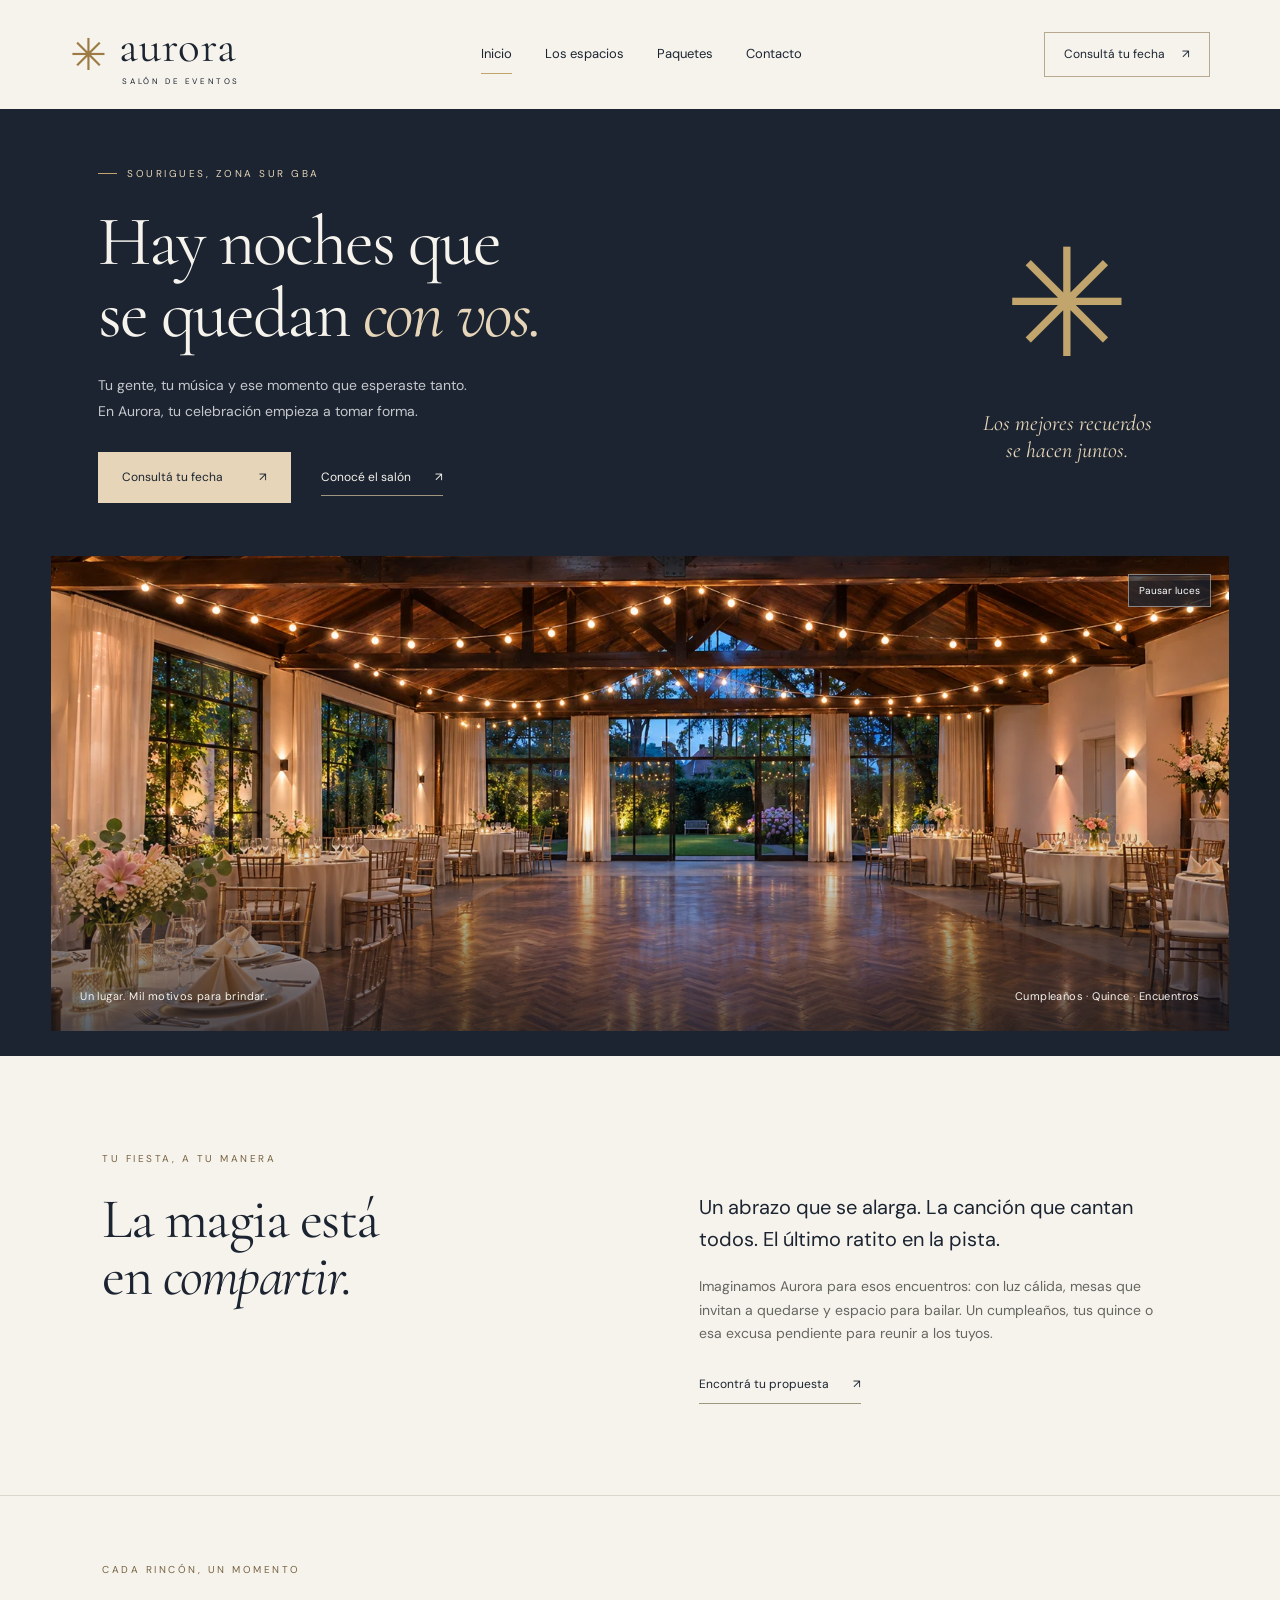
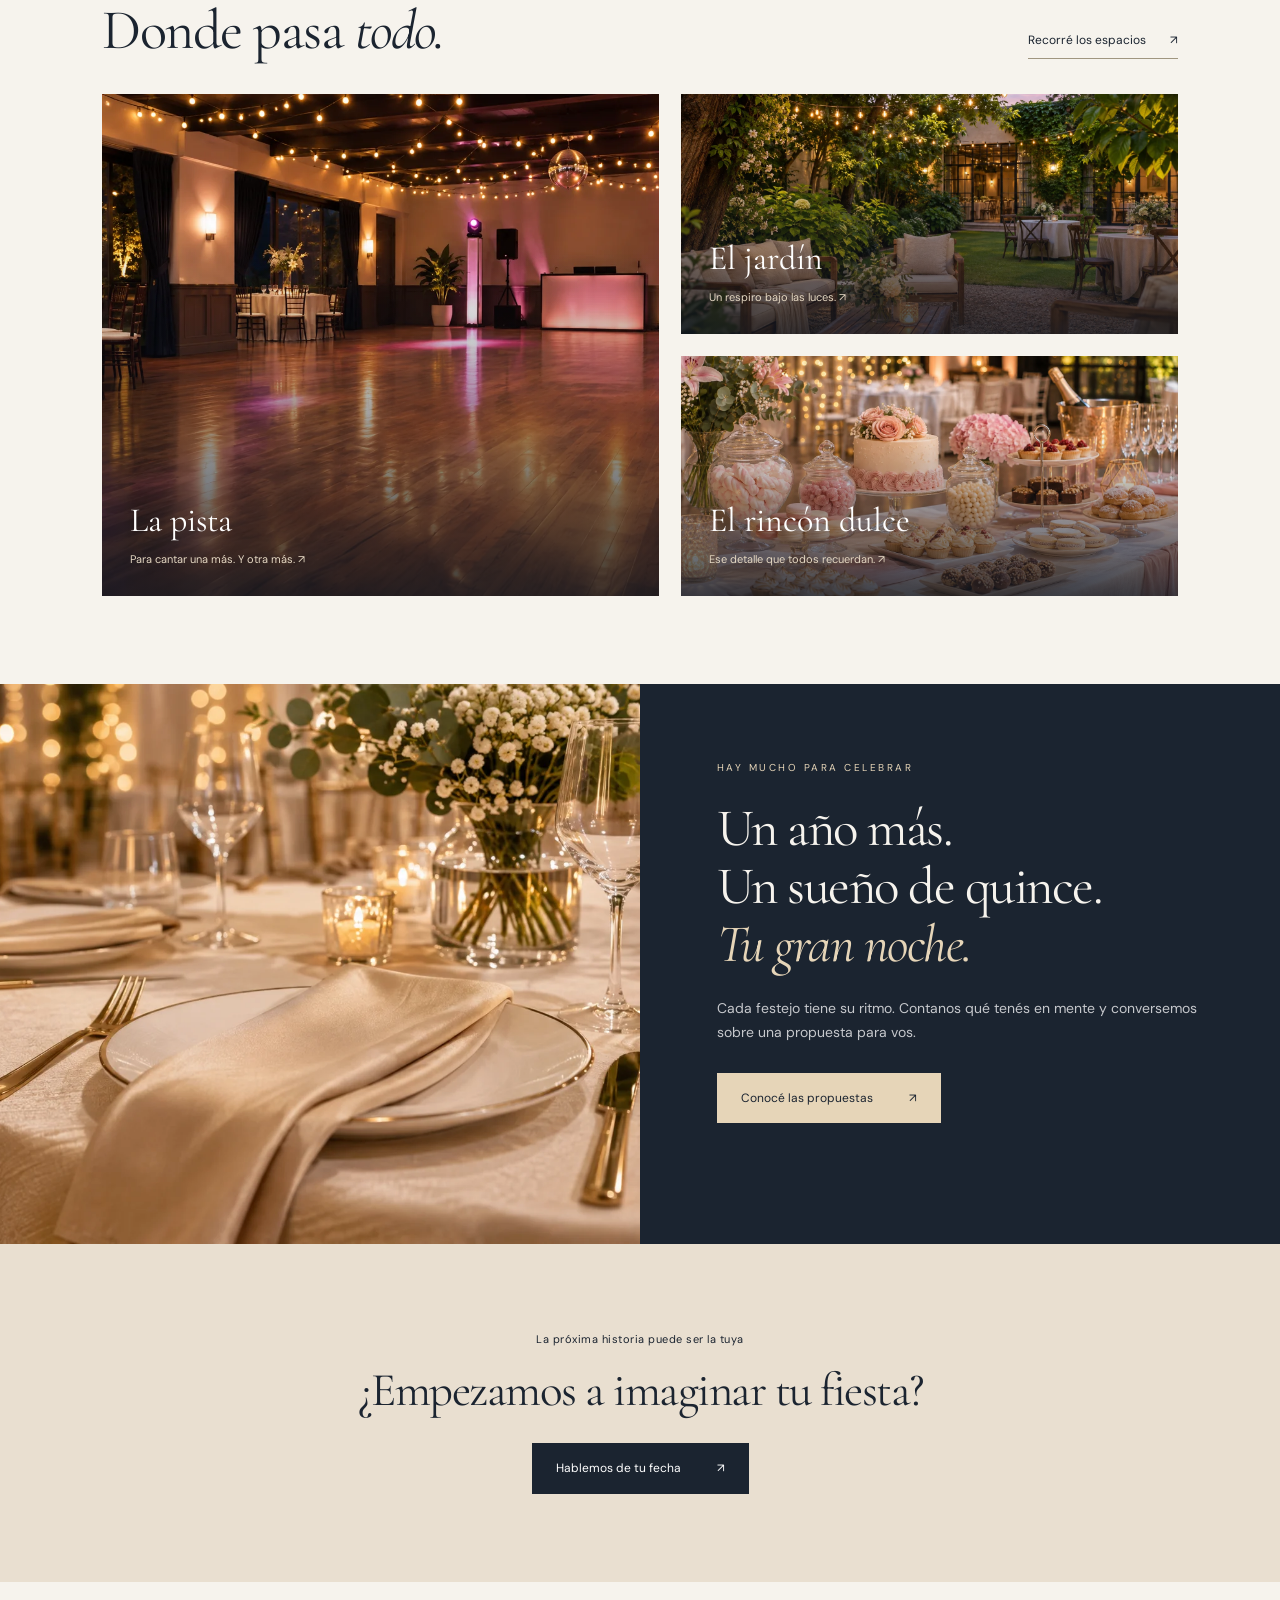
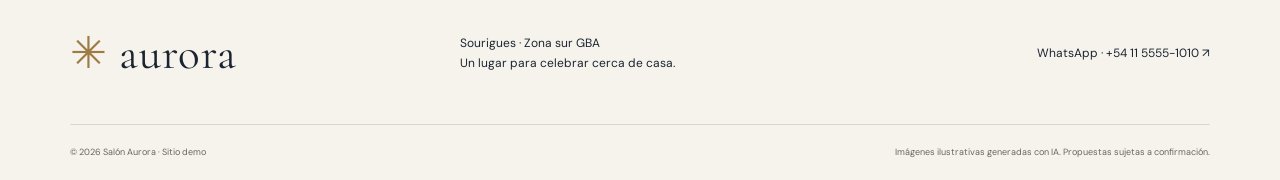
<file: index.html>
<!doctype html><html lang="es-AR"><head><meta charset="utf-8"><meta name="viewport" content="width=device-width,initial-scale=1"><meta name="robots" content="noindex,nofollow"><meta name="description" content="Salón Aurora: una propuesta demo para celebrar cumpleaños y quince en Sourigues, zona sur GBA. Conocé los espacios y consultá tu fecha."><meta property="og:title" content="Un lugar para tu gran noche · Salón Aurora"><meta property="og:description" content="Un lugar para encontrarnos, una noche para recordar. Demo en Sourigues."><meta property="og:type" content="website"><meta property="og:image" content="assets/hero-salon.png"><title>Un lugar para tu gran noche · Salón Aurora</title><link rel="icon" href="assets/favicon.svg"><link rel="stylesheet" href="styles.css"><script src="app.js" defer></script></head><body><a class="skip" href="#contenido">Ir al contenido</a><header class="header"><a class="brand" href="index.html" aria-label="Salón Aurora, inicio"><span class="brand-sun" aria-hidden="true">✳</span><span><span class="brand-name">aurora</span><span class="brand-sub">SALÓN DE EVENTOS</span></span></a><button class="menu-toggle" aria-expanded="false" aria-controls="nav">Menú <span aria-hidden="true">☰</span></button><nav id="nav" aria-label="Navegación principal"><a href="index.html" aria-current=page>Inicio</a><a href="espacios.html" >Los espacios</a><a href="paquetes.html" >Paquetes</a><a href="contacto.html" >Contacto</a></nav><a class="header-cta" href="contacto.html">Consultá tu fecha <span aria-hidden="true">↗</span></a></header><main id="contenido"><section class="hero"><div class="hero-top"><div class="hero-copy"><p class="eyebrow"><span></span> Sourigues, zona sur GBA</p><h1>Hay noches que<br>se quedan <em>con vos.</em></h1><p>Tu gente, tu música y ese momento que esperaste tanto.<br class="desktop"> En Aurora, tu celebración empieza a tomar forma.</p><div class="actions"><a class="button " href="contacto.html">Consultá tu fecha<span aria-hidden="true">↗</span></a><a class="text-link" href="espacios.html">Conocé el salón <span aria-hidden="true">↗</span></a></div></div><div class="hero-aside"><div class="sun-drawing" aria-hidden="true">✳</div><p>Los mejores recuerdos<br>se hacen juntos.</p></div></div><div class="hero-photo"><picture><source srcset="assets/hero-salon.webp" type="image/webp"><img class="" src="assets/hero-salon.png" alt="Salón ilustrativo con mesas de lino, piso de madera y guirnaldas de luces cálidas" width="1536" height="1024" fetchpriority=high></picture><div class="photo-note"><span>Un lugar. Mil motivos para brindar.</span><span>Cumpleaños · Quince · Encuentros</span></div><div class="bokeh" aria-hidden="true"><i></i><i></i><i></i><i></i></div><button class="motion-toggle" aria-pressed="false">Pausar luces</button></div></section><section class="intro section"><p class="eyebrow dark">Tu fiesta, a tu manera</p><div class="intro-grid"><h2>La magia está<br>en <em>compartir.</em></h2><div><p class="lead">Un abrazo que se alarga. La canción que cantan todos. El último ratito en la pista.</p><p>Imaginamos Aurora para esos encuentros: con luz cálida, mesas que invitan a quedarse y espacio para bailar. Un cumpleaños, tus quince o esa excusa pendiente para reunir a los tuyos.</p><a class="text-link" href="paquetes.html">Encontrá tu propuesta <span aria-hidden="true">↗</span></a></div></div></section><section class="spaces section"><div class="section-heading"><div><p class="eyebrow dark">Cada rincón, un momento</p><h2>Donde pasa <em>todo.</em></h2></div><a class="text-link" href="espacios.html">Recorré los espacios <span aria-hidden="true">↗</span></a></div><div class="photo-grid"><a class="photo-card tall" href="espacios.html#pista"><picture><source srcset="assets/pista.webp" type="image/webp"><img class="" src="assets/pista.png" alt="Pista de madera iluminada para una noche de baile" width="1536" height="1024" loading=lazy></picture><div><h3>La pista</h3><span>Para cantar una más. Y otra más. ↗</span></div></a><a class="photo-card" href="espacios.html#jardin"><picture><source srcset="assets/jardin.webp" type="image/webp"><img class="" src="assets/jardin.png" alt="Jardín al atardecer con luces colgantes" width="1536" height="1024" loading=lazy></picture><div><h3>El jardín</h3><span>Un respiro bajo las luces. ↗</span></div></a><a class="photo-card" href="espacios.html#candybar"><picture><source srcset="assets/candybar.webp" type="image/webp"><img class="" src="assets/candybar.png" alt="Mesa dulce ilustrativa con pastelería y tonos champagne" width="1536" height="1024" loading=lazy></picture><div><h3>El rincón dulce</h3><span>Ese detalle que todos recuerdan. ↗</span></div></a></div></section><section class="celebrate"><div class="celebrate-image"><picture><source srcset="assets/mesa.webp" type="image/webp"><img class="" src="assets/mesa.png" alt="Mesa con lino, copas y velas cálidas" width="1536" height="1024" loading=lazy></picture></div><div class="celebrate-copy"><p class="eyebrow">Hay mucho para celebrar</p><h2>Un año más.<br>Un sueño de quince.<br><em>Tu gran noche.</em></h2><p>Cada festejo tiene su ritmo. Contanos qué tenés en mente y conversemos sobre una propuesta para vos.</p><a class="button " href="paquetes.html">Conocé las propuestas<span aria-hidden="true">↗</span></a></div></section><section class="closing"><span class="small">La próxima historia puede ser la tuya</span><h2>¿Empezamos a imaginar tu fiesta?</h2><a class="button " href="contacto.html">Hablemos de tu fecha<span aria-hidden="true">↗</span></a></section></main><footer><a class="brand footer-brand" href="index.html"><span class="brand-sun" aria-hidden="true">✳</span><span class="brand-name">aurora</span></a><p>Sourigues · Zona sur GBA<br>Un lugar para celebrar cerca de casa.</p><a href="https://wa.me/541155551010" target="_blank" rel="noopener">WhatsApp · +54 11 5555-1010 ↗</a><div class="footer-bottom"><span>© 2026 Salón Aurora · Sitio demo</span><span>Imágenes ilustrativas generadas con IA. Propuestas sujetas a confirmación.</span></div></footer></body></html>
</file>
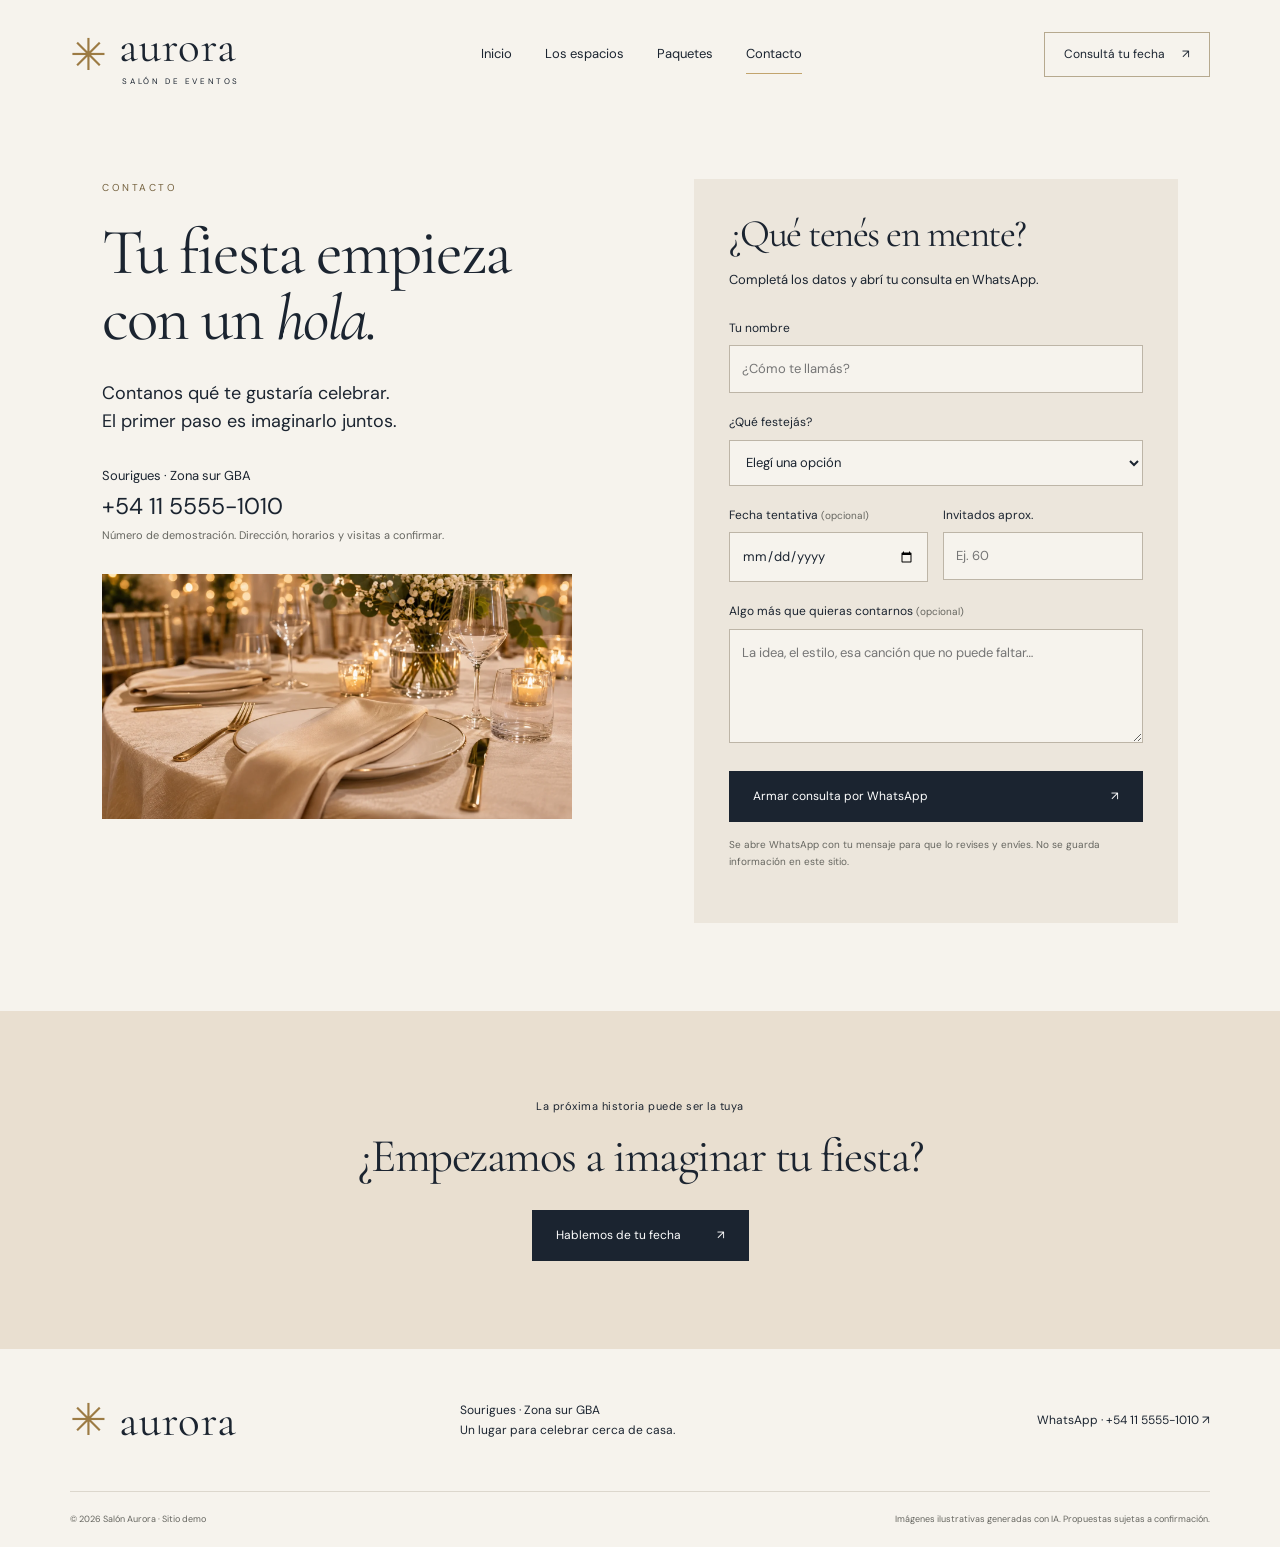
<file: contacto.html>
<!doctype html><html lang="es-AR"><head><meta charset="utf-8"><meta name="viewport" content="width=device-width,initial-scale=1"><meta name="robots" content="noindex,nofollow"><meta name="description" content="Salón Aurora: una propuesta demo para celebrar cumpleaños y quince en Sourigues, zona sur GBA. Conocé los espacios y consultá tu fecha."><meta property="og:title" content="Hablemos de tu fiesta · Salón Aurora"><meta property="og:description" content="Un lugar para encontrarnos, una noche para recordar. Demo en Sourigues."><meta property="og:type" content="website"><meta property="og:image" content="assets/hero-salon.png"><title>Hablemos de tu fiesta · Salón Aurora</title><link rel="icon" href="assets/favicon.svg"><link rel="stylesheet" href="styles.css"><script src="app.js" defer></script></head><body><a class="skip" href="#contenido">Ir al contenido</a><header class="header"><a class="brand" href="index.html" aria-label="Salón Aurora, inicio"><span class="brand-sun" aria-hidden="true">✳</span><span><span class="brand-name">aurora</span><span class="brand-sub">SALÓN DE EVENTOS</span></span></a><button class="menu-toggle" aria-expanded="false" aria-controls="nav">Menú <span aria-hidden="true">☰</span></button><nav id="nav" aria-label="Navegación principal"><a href="index.html" >Inicio</a><a href="espacios.html" >Los espacios</a><a href="paquetes.html" >Paquetes</a><a href="contacto.html" aria-current=page>Contacto</a></nav><a class="header-cta" href="contacto.html">Consultá tu fecha <span aria-hidden="true">↗</span></a></header><main id="contenido"><section class="contact section"><div><p class="eyebrow dark">Contacto</p><h1>Tu fiesta empieza<br>con un <em>hola.</em></h1><p class="lead">Contanos qué te gustaría celebrar.<br>El primer paso es imaginarlo juntos.</p><div class="contact-info"><p>Sourigues · Zona sur GBA</p><a href="https://wa.me/541155551010">+54 11 5555-1010</a><p class="demo-note">Número de demostración. Dirección, horarios y visitas a confirmar.</p></div><picture><source srcset="assets/mesa.webp" type="image/webp"><img class="contact-photo" src="assets/mesa.png" alt="Detalle ilustrativo de una mesa con lino y velas" width="1536" height="1024" loading=lazy></picture></div><div class="contact-form"><h2>¿Qué tenés en mente?</h2><p>Completá los datos y abrí tu consulta en WhatsApp.</p><form id="inquiry"><label for="nombre">Tu nombre</label><input id="nombre" name="nombre" autocomplete="given-name" placeholder="¿Cómo te llamás?" required maxlength="80"><label for="evento">¿Qué festejás?</label><select id="evento" name="evento" required><option value="">Elegí una opción</option><option>Cumpleaños</option><option>Quince</option><option>A tu manera</option></select><div class="form-row"><div><label for="fecha">Fecha tentativa <span>(opcional)</span></label><input type="date" id="fecha" name="fecha"></div><div><label for="invitados">Invitados aprox.</label><input type="number" id="invitados" name="invitados" min="1" max="10000" inputmode="numeric" placeholder="Ej. 60" required></div></div><label for="mensaje">Algo más que quieras contarnos <span>(opcional)</span></label><textarea id="mensaje" name="mensaje" rows="4" maxlength="1200" placeholder="La idea, el estilo, esa canción que no puede faltar…"></textarea><button class="button" type="submit">Armar consulta por WhatsApp <span aria-hidden="true">↗</span></button><p class="form-note">Se abre WhatsApp con tu mensaje para que lo revises y envíes. No se guarda información en este sitio.</p><p id="form-status" role="status"></p></form><noscript><p>Podés hacer tu consulta <a href="https://wa.me/541155551010">directamente por WhatsApp</a>.</p></noscript></div></section><section class="closing"><span class="small">La próxima historia puede ser la tuya</span><h2>¿Empezamos a imaginar tu fiesta?</h2><a class="button " href="contacto.html">Hablemos de tu fecha<span aria-hidden="true">↗</span></a></section></main><footer><a class="brand footer-brand" href="index.html"><span class="brand-sun" aria-hidden="true">✳</span><span class="brand-name">aurora</span></a><p>Sourigues · Zona sur GBA<br>Un lugar para celebrar cerca de casa.</p><a href="https://wa.me/541155551010" target="_blank" rel="noopener">WhatsApp · +54 11 5555-1010 ↗</a><div class="footer-bottom"><span>© 2026 Salón Aurora · Sitio demo</span><span>Imágenes ilustrativas generadas con IA. Propuestas sujetas a confirmación.</span></div></footer></body></html>
</file>
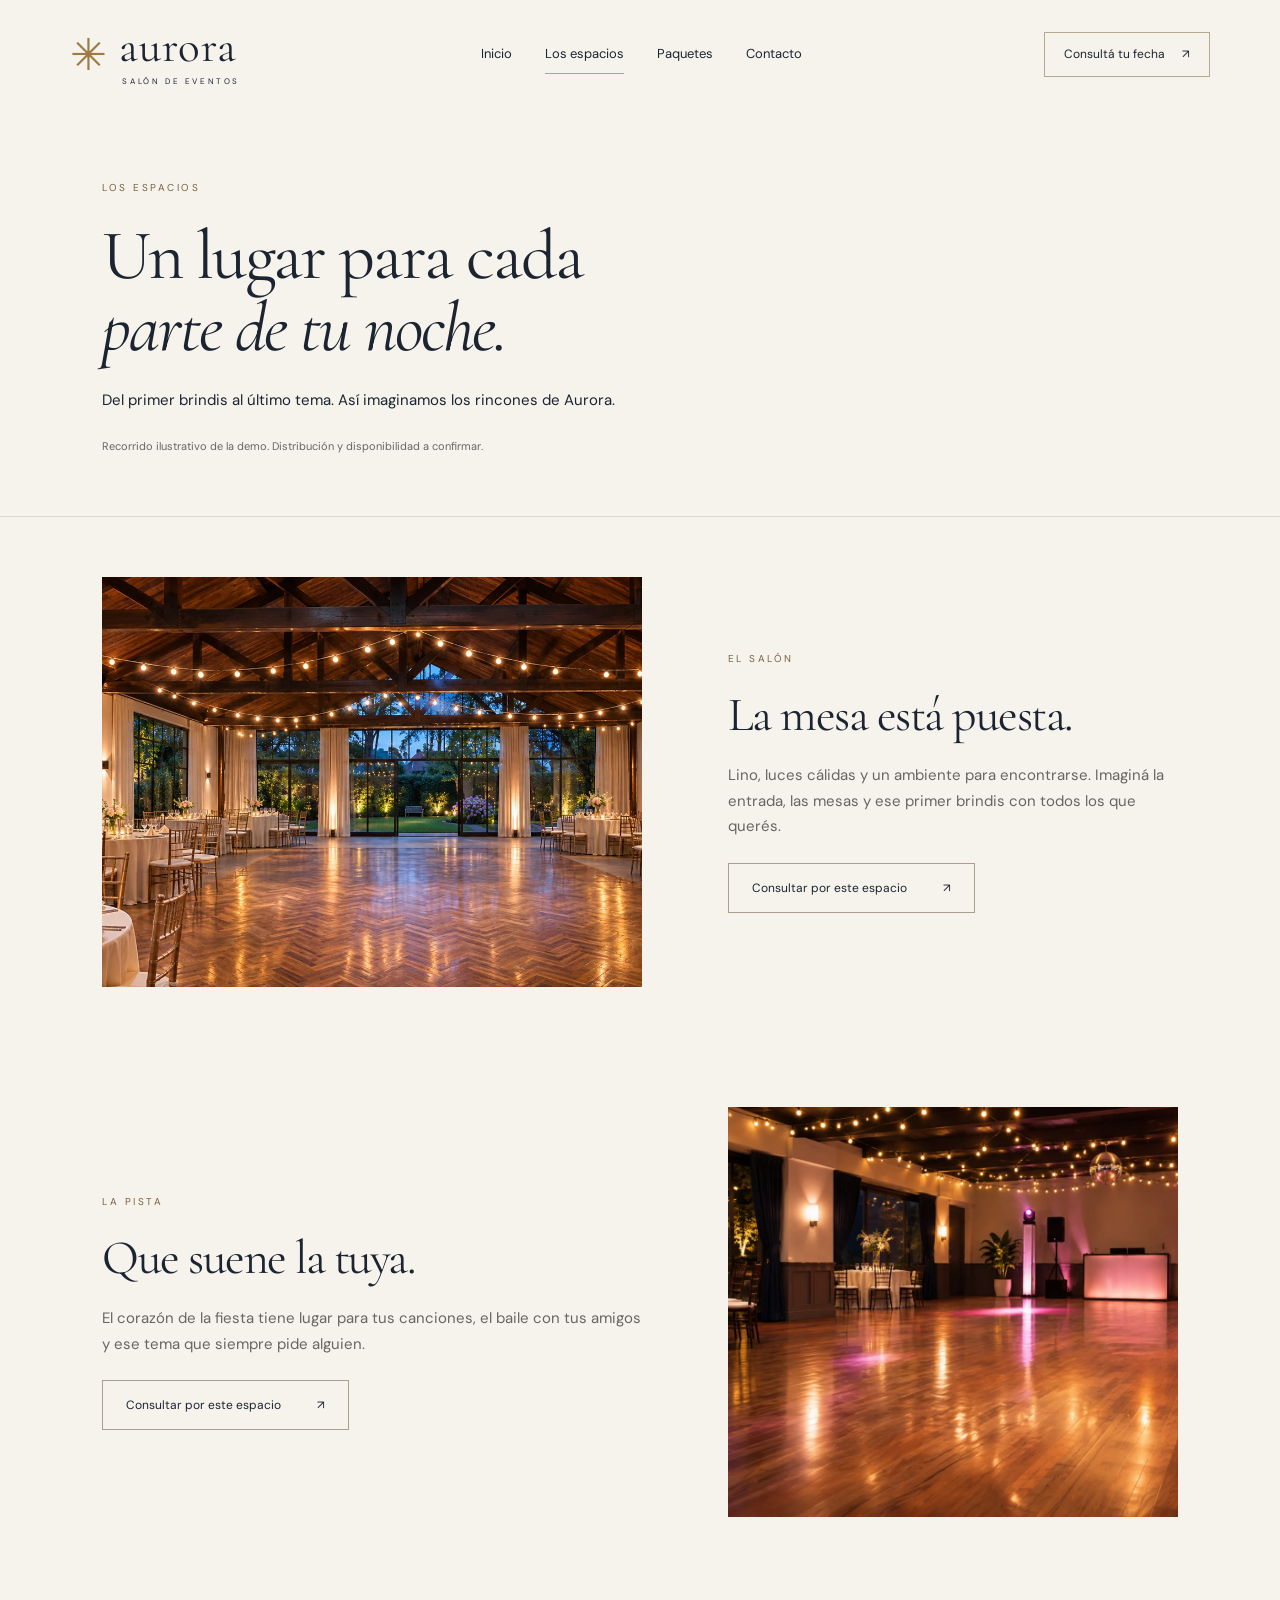
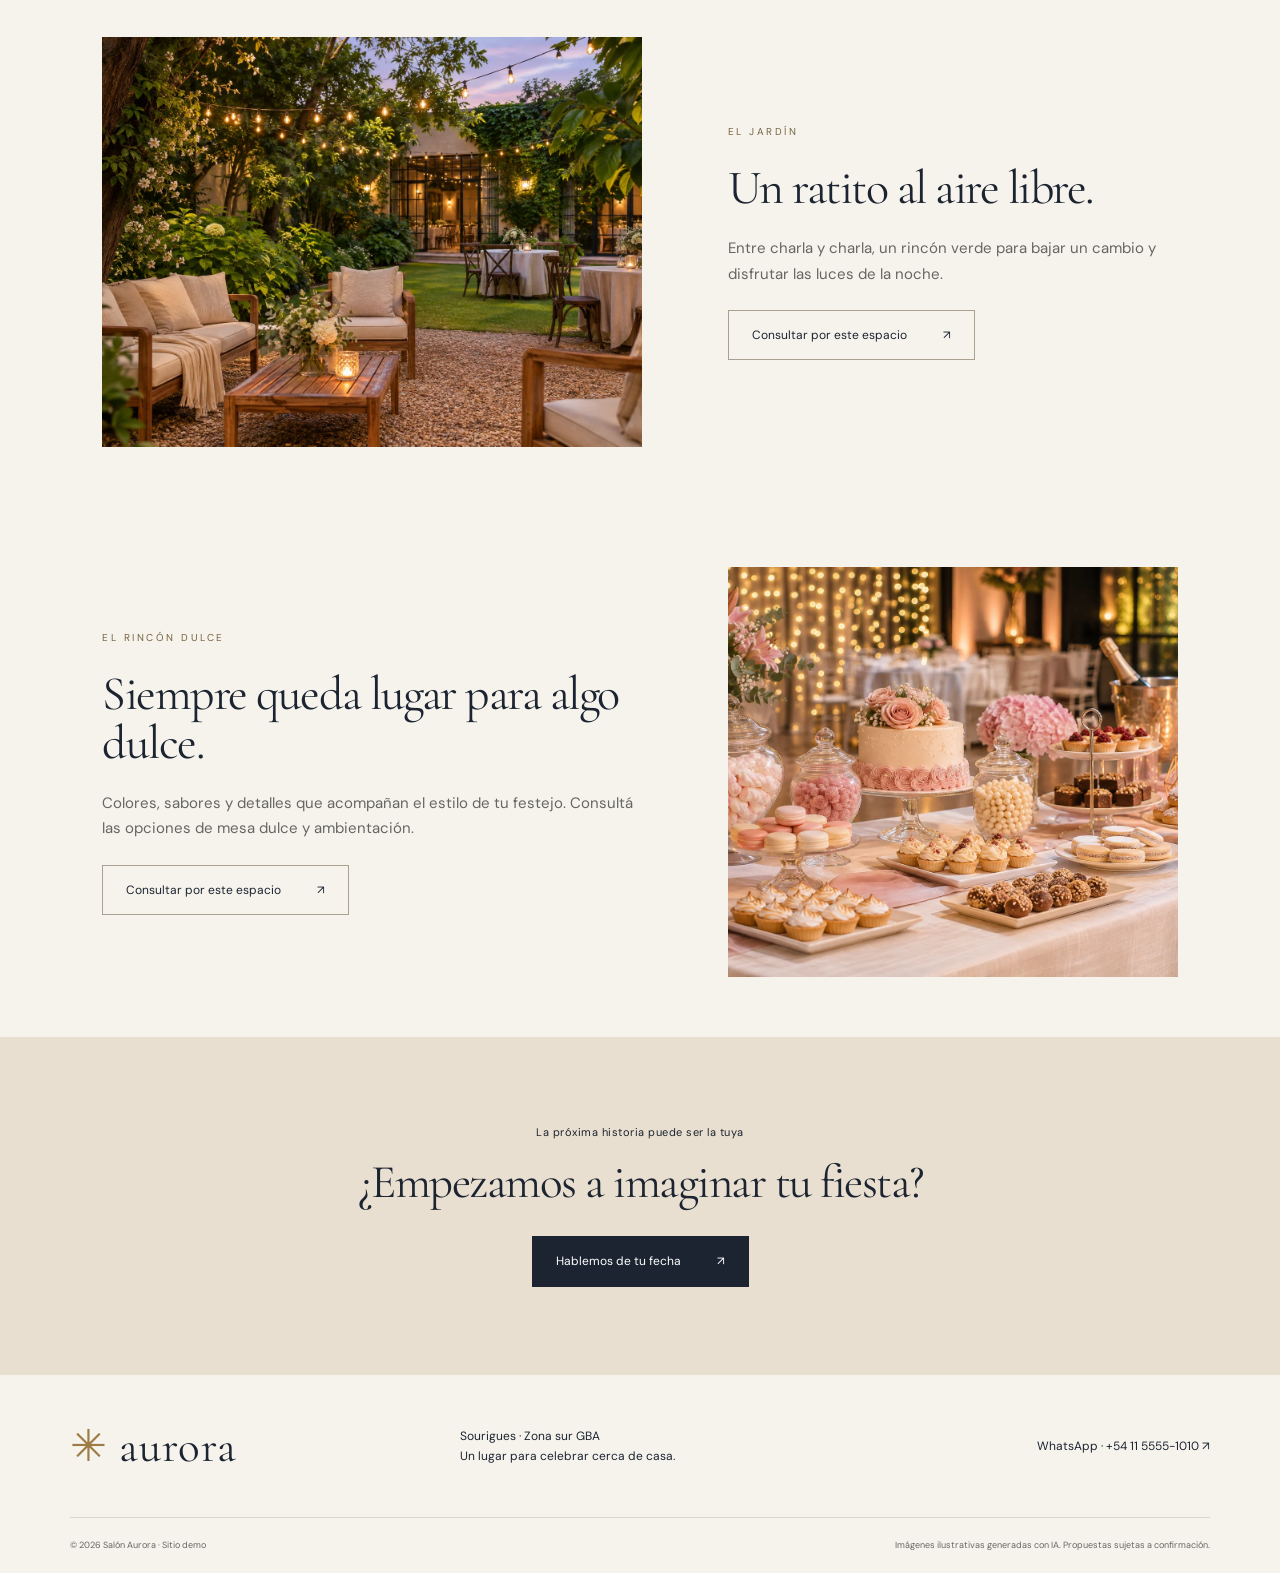
<file: espacios.html>
<!doctype html><html lang="es-AR"><head><meta charset="utf-8"><meta name="viewport" content="width=device-width,initial-scale=1"><meta name="robots" content="noindex,nofollow"><meta name="description" content="Salón Aurora: una propuesta demo para celebrar cumpleaños y quince en Sourigues, zona sur GBA. Conocé los espacios y consultá tu fecha."><meta property="og:title" content="Los espacios · Salón Aurora"><meta property="og:description" content="Un lugar para encontrarnos, una noche para recordar. Demo en Sourigues."><meta property="og:type" content="website"><meta property="og:image" content="assets/hero-salon.png"><title>Los espacios · Salón Aurora</title><link rel="icon" href="assets/favicon.svg"><link rel="stylesheet" href="styles.css"><script src="app.js" defer></script></head><body><a class="skip" href="#contenido">Ir al contenido</a><header class="header"><a class="brand" href="index.html" aria-label="Salón Aurora, inicio"><span class="brand-sun" aria-hidden="true">✳</span><span><span class="brand-name">aurora</span><span class="brand-sub">SALÓN DE EVENTOS</span></span></a><button class="menu-toggle" aria-expanded="false" aria-controls="nav">Menú <span aria-hidden="true">☰</span></button><nav id="nav" aria-label="Navegación principal"><a href="index.html" >Inicio</a><a href="espacios.html" aria-current=page>Los espacios</a><a href="paquetes.html" >Paquetes</a><a href="contacto.html" >Contacto</a></nav><a class="header-cta" href="contacto.html">Consultá tu fecha <span aria-hidden="true">↗</span></a></header><main id="contenido"><section class="page-intro section"><p class="eyebrow dark">Los espacios</p><h1>Un lugar para cada<br><em>parte de tu noche.</em></h1><p>Del primer brindis al último tema. Así imaginamos los rincones de Aurora.</p><p class="demo-note">Recorrido ilustrativo de la demo. Distribución y disponibilidad a confirmar.</p></section><section class="space-detail section" id="salon"><picture><source srcset="assets/hero-salon.webp" type="image/webp"><img class="" src="assets/hero-salon.png" alt="La mesa está puesta." width="1536" height="1024" loading=lazy></picture><div><p class="eyebrow dark">El salón</p><h2>La mesa está puesta.</h2><p>Lino, luces cálidas y un ambiente para encontrarse. Imaginá la entrada, las mesas y ese primer brindis con todos los que querés.</p><a class="button outline" href="https://wa.me/541155551010?text=Hola%2C%20quiero%20consultar%20por%20los%20espacios%20de%20Aurora.">Consultar por este espacio<span aria-hidden="true">↗</span></a></div></section><section class="space-detail section" id="pista"><picture><source srcset="assets/pista.webp" type="image/webp"><img class="" src="assets/pista.png" alt="Que suene la tuya." width="1536" height="1024" loading=lazy></picture><div><p class="eyebrow dark">La pista</p><h2>Que suene la tuya.</h2><p>El corazón de la fiesta tiene lugar para tus canciones, el baile con tus amigos y ese tema que siempre pide alguien.</p><a class="button outline" href="https://wa.me/541155551010?text=Hola%2C%20quiero%20consultar%20por%20los%20espacios%20de%20Aurora.">Consultar por este espacio<span aria-hidden="true">↗</span></a></div></section><section class="space-detail section" id="jardin"><picture><source srcset="assets/jardin.webp" type="image/webp"><img class="" src="assets/jardin.png" alt="Un ratito al aire libre." width="1536" height="1024" loading=lazy></picture><div><p class="eyebrow dark">El jardín</p><h2>Un ratito al aire libre.</h2><p>Entre charla y charla, un rincón verde para bajar un cambio y disfrutar las luces de la noche.</p><a class="button outline" href="https://wa.me/541155551010?text=Hola%2C%20quiero%20consultar%20por%20los%20espacios%20de%20Aurora.">Consultar por este espacio<span aria-hidden="true">↗</span></a></div></section><section class="space-detail section" id="candybar"><picture><source srcset="assets/candybar.webp" type="image/webp"><img class="" src="assets/candybar.png" alt="Siempre queda lugar para algo dulce." width="1536" height="1024" loading=lazy></picture><div><p class="eyebrow dark">El rincón dulce</p><h2>Siempre queda lugar para algo dulce.</h2><p>Colores, sabores y detalles que acompañan el estilo de tu festejo. Consultá las opciones de mesa dulce y ambientación.</p><a class="button outline" href="https://wa.me/541155551010?text=Hola%2C%20quiero%20consultar%20por%20los%20espacios%20de%20Aurora.">Consultar por este espacio<span aria-hidden="true">↗</span></a></div></section><section class="closing"><span class="small">La próxima historia puede ser la tuya</span><h2>¿Empezamos a imaginar tu fiesta?</h2><a class="button " href="contacto.html">Hablemos de tu fecha<span aria-hidden="true">↗</span></a></section></main><footer><a class="brand footer-brand" href="index.html"><span class="brand-sun" aria-hidden="true">✳</span><span class="brand-name">aurora</span></a><p>Sourigues · Zona sur GBA<br>Un lugar para celebrar cerca de casa.</p><a href="https://wa.me/541155551010" target="_blank" rel="noopener">WhatsApp · +54 11 5555-1010 ↗</a><div class="footer-bottom"><span>© 2026 Salón Aurora · Sitio demo</span><span>Imágenes ilustrativas generadas con IA. Propuestas sujetas a confirmación.</span></div></footer></body></html>
</file>
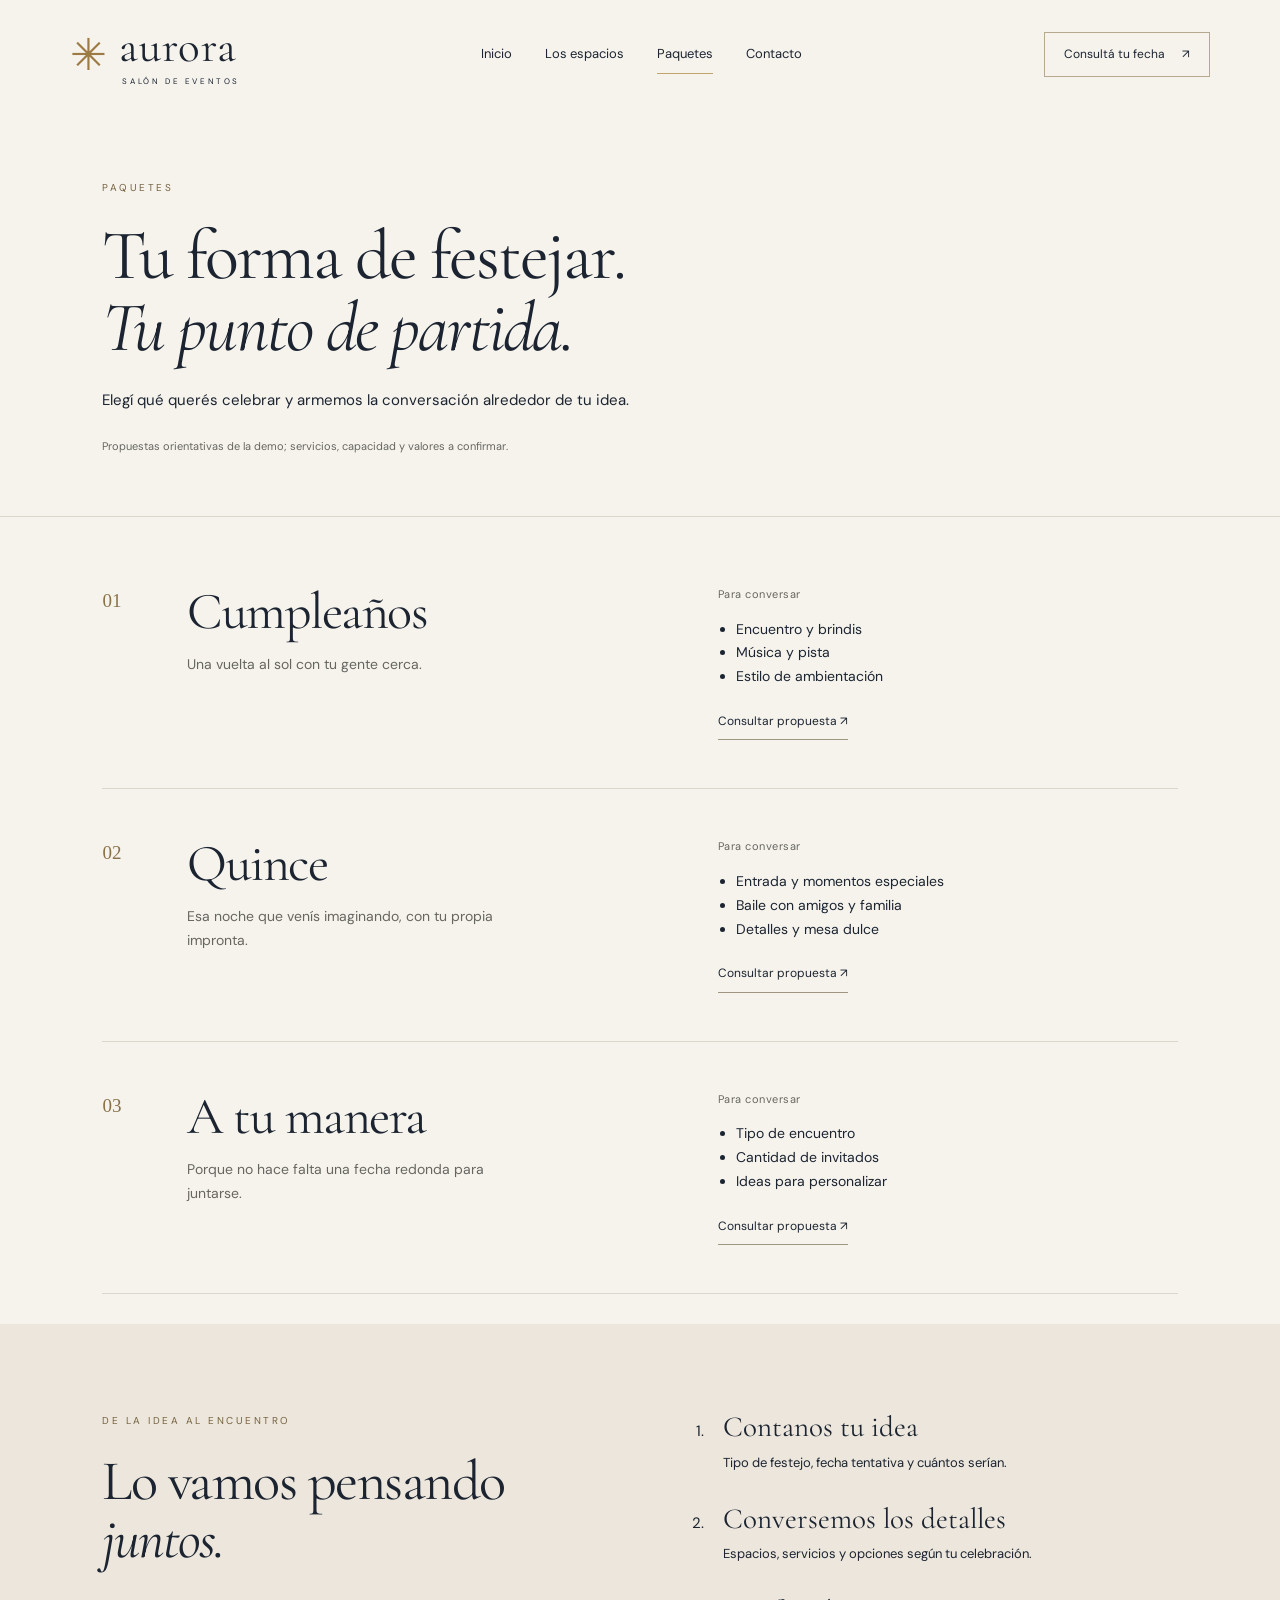
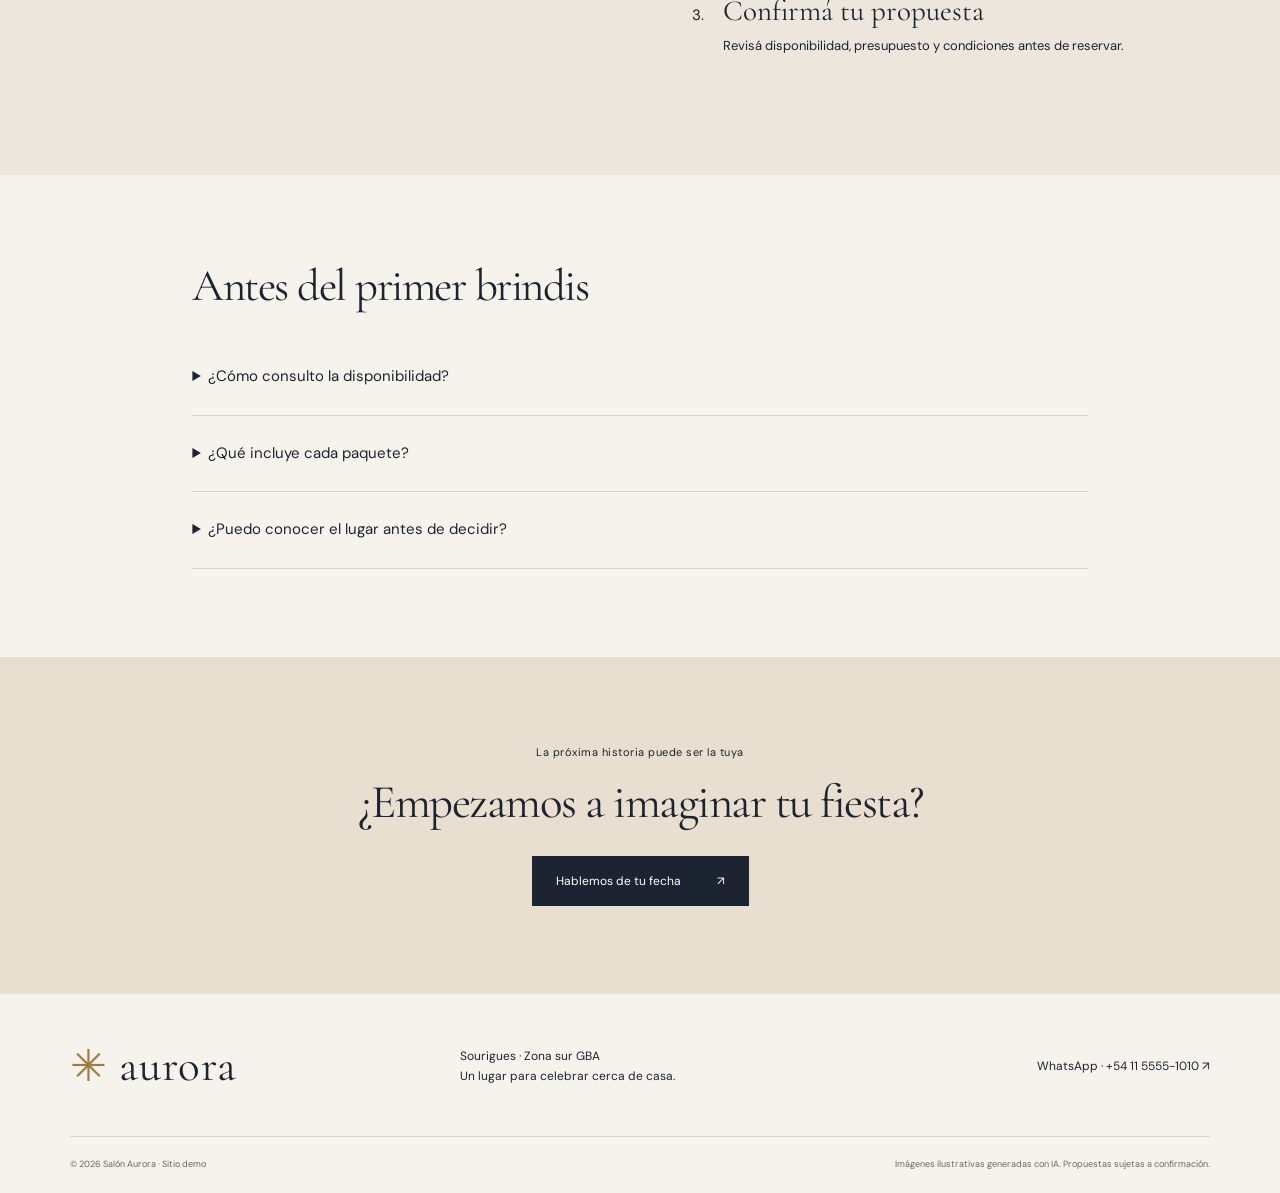
<file: paquetes.html>
<!doctype html><html lang="es-AR"><head><meta charset="utf-8"><meta name="viewport" content="width=device-width,initial-scale=1"><meta name="robots" content="noindex,nofollow"><meta name="description" content="Salón Aurora: una propuesta demo para celebrar cumpleaños y quince en Sourigues, zona sur GBA. Conocé los espacios y consultá tu fecha."><meta property="og:title" content="Propuestas para celebrar · Salón Aurora"><meta property="og:description" content="Un lugar para encontrarnos, una noche para recordar. Demo en Sourigues."><meta property="og:type" content="website"><meta property="og:image" content="assets/hero-salon.png"><title>Propuestas para celebrar · Salón Aurora</title><link rel="icon" href="assets/favicon.svg"><link rel="stylesheet" href="styles.css"><script src="app.js" defer></script></head><body><a class="skip" href="#contenido">Ir al contenido</a><header class="header"><a class="brand" href="index.html" aria-label="Salón Aurora, inicio"><span class="brand-sun" aria-hidden="true">✳</span><span><span class="brand-name">aurora</span><span class="brand-sub">SALÓN DE EVENTOS</span></span></a><button class="menu-toggle" aria-expanded="false" aria-controls="nav">Menú <span aria-hidden="true">☰</span></button><nav id="nav" aria-label="Navegación principal"><a href="index.html" >Inicio</a><a href="espacios.html" >Los espacios</a><a href="paquetes.html" aria-current=page>Paquetes</a><a href="contacto.html" >Contacto</a></nav><a class="header-cta" href="contacto.html">Consultá tu fecha <span aria-hidden="true">↗</span></a></header><main id="contenido"><section class="page-intro section"><p class="eyebrow dark">Paquetes</p><h1>Tu forma de festejar.<br><em>Tu punto de partida.</em></h1><p>Elegí qué querés celebrar y armemos la conversación alrededor de tu idea.</p><p class="demo-note">Propuestas orientativas de la demo; servicios, capacidad y valores a confirmar.</p></section><section class="package-list section"><article class="package"><span class="package-number">01</span><div><h2>Cumpleaños</h2><p>Una vuelta al sol con tu gente cerca.</p></div><div><p class="small">Para conversar</p><ul><li>Encuentro y brindis</li><li>Música y pista</li><li>Estilo de ambientación</li></ul><a class="text-link" href="contacto.html?evento=Cumpleaños">Consultar propuesta ↗</a></div></article><article class="package"><span class="package-number">02</span><div><h2>Quince</h2><p>Esa noche que venís imaginando, con tu propia impronta.</p></div><div><p class="small">Para conversar</p><ul><li>Entrada y momentos especiales</li><li>Baile con amigos y familia</li><li>Detalles y mesa dulce</li></ul><a class="text-link" href="contacto.html?evento=Quince">Consultar propuesta ↗</a></div></article><article class="package"><span class="package-number">03</span><div><h2>A tu manera</h2><p>Porque no hace falta una fecha redonda para juntarse.</p></div><div><p class="small">Para conversar</p><ul><li>Tipo de encuentro</li><li>Cantidad de invitados</li><li>Ideas para personalizar</li></ul><a class="text-link" href="contacto.html?evento=A tu manera">Consultar propuesta ↗</a></div></article></section><section class="planning section"><div><p class="eyebrow dark">De la idea al encuentro</p><h2>Lo vamos pensando <em>juntos.</em></h2></div><ol><li><h3>Contanos tu idea</h3><p>Tipo de festejo, fecha tentativa y cuántos serían.</p></li><li><h3>Conversemos los detalles</h3><p>Espacios, servicios y opciones según tu celebración.</p></li><li><h3>Confirmá tu propuesta</h3><p>Revisá disponibilidad, presupuesto y condiciones antes de reservar.</p></li></ol></section><section class="faq section"><h2>Antes del primer brindis</h2><details><summary>¿Cómo consulto la disponibilidad?</summary><p>Escribinos por WhatsApp con tu fecha tentativa. La disponibilidad se confirma al conversar; este sitio demo no toma reservas.</p></details><details><summary>¿Qué incluye cada paquete?</summary><p>Los paquetes son puntos de partida ilustrativos. Consultá los servicios concretos, la capacidad y el presupuesto para tu evento.</p></details><details><summary>¿Puedo conocer el lugar antes de decidir?</summary><p>Consultá por WhatsApp para coordinar una visita y confirmar la dirección. No hay visitas ni horarios publicados en esta demo.</p></details></section><section class="closing"><span class="small">La próxima historia puede ser la tuya</span><h2>¿Empezamos a imaginar tu fiesta?</h2><a class="button " href="contacto.html">Hablemos de tu fecha<span aria-hidden="true">↗</span></a></section></main><footer><a class="brand footer-brand" href="index.html"><span class="brand-sun" aria-hidden="true">✳</span><span class="brand-name">aurora</span></a><p>Sourigues · Zona sur GBA<br>Un lugar para celebrar cerca de casa.</p><a href="https://wa.me/541155551010" target="_blank" rel="noopener">WhatsApp · +54 11 5555-1010 ↗</a><div class="footer-bottom"><span>© 2026 Salón Aurora · Sitio demo</span><span>Imágenes ilustrativas generadas con IA. Propuestas sujetas a confirmación.</span></div></footer></body></html>
</file>
<file: styles.css>
@import url('https://fonts.googleapis.com/css2?family=Cormorant+Garamond:ital,wght@0,400;0,500;0,600;1,400;1,500&family=DM+Sans:wght@400;500;600&display=swap');
:root{--navy:#1b2430;--champagne:#e6d5b8;--blush:#d9a5a0;--gold:#c2a46d;--paper:#f6f3ed;--muted:#666660;--line:#dcd7cd}*{box-sizing:border-box}body{margin:0;background:var(--paper);color:var(--navy);font-family:'DM Sans',sans-serif;font-size:15px;line-height:1.7}a{color:inherit;text-decoration:none}button,input,select,textarea{font:inherit}button,a,input,select,textarea{-webkit-tap-highlight-color:transparent}a:focus-visible,button:focus-visible,input:focus-visible,select:focus-visible,textarea:focus-visible,summary:focus-visible{outline:2px solid #997841;outline-offset:5px}button,a{touch-action:manipulation}img{display:block;width:100%;height:100%;object-fit:cover}h1,h2,h3,p{margin:0}h1,h2,h3{font-family:'Cormorant Garamond',Georgia,serif;font-weight:400;line-height:1.02}h1{font-size:clamp(54px,5.5vw,84px);letter-spacing:-2px}h2{font-size:clamp(42px,4.4vw,62px);letter-spacing:-1.5px}h3{font-size:34px}em{font-weight:400}p{max-width:65ch}p+p{margin-top:18px}.header{height:109px;display:flex;align-items:center;justify-content:space-between;padding:0 5.5%;gap:32px}.brand{display:flex;align-items:center;gap:12px;line-height:1}.brand-name{font-family:'Cormorant Garamond',Georgia,serif;font-size:45px;letter-spacing:1px}.brand-sub{display:block;font-size:8px;letter-spacing:2.6px;margin:8px 0 0 3px}.brand-sun{font-size:44px;color:#9c7b44;font-weight:400}nav{display:flex;gap:33px;font-size:13px}nav a{padding:12px 0;position:relative}nav a[aria-current=page]:after{content:'';height:1px;background:var(--gold);position:absolute;bottom:4px;left:0;right:0}.header-cta{font-size:12px;border:1px solid #b6a98f;padding:11px 19px}.header-cta span{margin-left:14px}.menu-toggle{display:none}.hero{background:var(--navy);color:var(--paper);padding:0 4% 25px}.hero-top{padding:56px 4% 53px;display:flex;justify-content:space-between;align-items:center;gap:30px}.eyebrow{font-size:10px;text-transform:uppercase;letter-spacing:2.5px;color:var(--champagne);margin-bottom:24px;display:flex;align-items:center;gap:10px}.eyebrow span{width:19px;height:1px;background:var(--gold)}.eyebrow.dark{color:#766340}.hero h1 em{color:var(--champagne)}.hero-copy>p:not(.eyebrow){font-size:14px;color:#c6c8cc;margin-top:23px;line-height:1.85}.actions{display:flex;align-items:center;gap:30px;margin-top:28px}.button{display:inline-flex;justify-content:space-between;align-items:center;gap:36px;padding:14px 23px;background:var(--champagne);color:var(--navy);font-size:12px;border:1px solid var(--champagne);cursor:pointer;min-height:49px;transition:background .2s,transform .2s}.button:hover{background:#f1e3ca;transform:translateY(-2px)}.button.outline{background:transparent;border-color:#aaa08f}.text-link{font-size:12px;display:inline-flex;gap:24px;align-items:center;border-bottom:1px solid #a09680;padding:8px 0}.hero-aside{text-align:center;padding:20px 30px 0;color:var(--champagne)}.sun-drawing{font-size:150px;line-height:1.1;color:var(--gold);font-family:Georgia,serif;font-weight:400}.hero-aside p{font-family:'Cormorant Garamond',Georgia,serif;font-style:italic;font-size:22px;line-height:1.25;margin-top:22px}.hero-photo{height:475px;position:relative;isolation:isolate;overflow:hidden}.hero-photo img{object-position:center 57%}.hero-photo:after{content:'';position:absolute;inset:55% 0 0;background:linear-gradient(transparent,#101722b3);z-index:0;pointer-events:none}.photo-note{position:absolute;z-index:2;left:29px;right:29px;bottom:25px;display:flex;justify-content:space-between;font-size:11px;letter-spacing:.4px}.motion-toggle{position:absolute;right:18px;top:18px;z-index:3;background:#1b2430ba;color:white;border:1px solid #ffffff70;font-size:10px;padding:7px 10px;cursor:pointer}.bokeh{position:absolute;inset:0;pointer-events:none;z-index:1}.bokeh i{position:absolute;width:40px;height:40px;left:12%;top:20%;background:#f4dbab;border-radius:50%;filter:blur(12px);opacity:.24;animation:drift 9s ease-in-out infinite alternate}.bokeh i:nth-child(2){left:74%;top:13%;width:25px;height:25px;animation-delay:-4s}.bokeh i:nth-child(3){left:48%;top:65%;width:17px;height:17px;animation-delay:-2s}.bokeh i:nth-child(4){left:85%;top:64%;animation-delay:-6s}.motion-paused .bokeh i{animation-play-state:paused}@keyframes drift{to{transform:translate(32px,-24px);opacity:.07}}.section{padding:88px 8%;max-width:1600px;margin:auto}.intro{padding-top:94px;padding-bottom:91px}.intro-grid{display:grid;grid-template-columns:1fr 1fr;gap:11%}.intro-grid .lead{margin:0 0 20px}.lead{font-size:20px;line-height:1.6}.intro-grid>div>p:not(.lead){font-size:14px;color:var(--muted)}.intro-grid .text-link{margin-top:20px}.spaces{border-top:1px solid var(--line);padding-top:65px}.section-heading{display:flex;justify-content:space-between;align-items:end;gap:20px;margin-bottom:35px}.photo-grid{display:grid;grid-template-columns:1.12fr 1fr;grid-template-rows:240px 240px;gap:22px}.photo-card{position:relative;overflow:hidden}.photo-card img{transition:transform .7s}.photo-card:hover img{transform:scale(1.035)}.photo-card:after{content:'';position:absolute;inset:30% 0 0;background:linear-gradient(transparent,#101722cc)}.photo-card>div{position:absolute;z-index:1;bottom:25px;left:28px;color:white}.photo-card h3{margin-bottom:7px}.photo-card span{font-size:11px;color:#e5d8c3}.tall{grid-row:span 2}.celebrate{display:grid;grid-template-columns:1fr 1fr;background:var(--navy);color:var(--paper)}.celebrate-image{min-height:560px}.celebrate-copy{padding:75px 12%}.celebrate-copy h2{font-size:53px;line-height:1.09}.celebrate-copy em{color:var(--champagne)}.celebrate-copy>p:not(.eyebrow){font-size:14px;margin:24px 0 28px;color:#c6c8cc}.closing{text-align:center;padding:82px 20px 88px;background:#e9dfd0}.small{font-size:11px;letter-spacing:.5px}.closing h2{font-size:47px;margin:15px 0 29px}.closing .button{background:var(--navy);color:white;border-color:var(--navy)}footer{padding:49px 5.5% 20px;display:grid;grid-template-columns:1fr 1fr 1fr;gap:30px;align-items:center}footer>p,footer>a:not(.brand){font-size:12px}footer>a:not(.brand){justify-self:end}.footer-bottom{grid-column:1/-1;display:flex;justify-content:space-between;border-top:1px solid var(--line);padding-top:20px;margin-top:18px;font-size:9px;color:var(--muted)}.page-intro{padding-top:70px;padding-bottom:60px;border-bottom:1px solid var(--line)}.page-intro h1{max-width:1000px}.page-intro>p:not(.eyebrow){margin-top:24px}.demo-note{font-size:11px;color:var(--muted);line-height:1.7}.space-detail{display:grid;grid-template-columns:1.2fr 1fr;gap:8%;align-items:center;padding-top:60px;padding-bottom:60px}.space-detail>picture{height:410px}.space-detail:nth-of-type(odd)>picture{order:2}.space-detail h2{font-size:48px}.space-detail p:not(.eyebrow){margin:23px 0;color:var(--muted)}.package-list{padding-top:20px;padding-bottom:30px}.package{display:grid;grid-template-columns:60px 1.1fr 1fr;gap:25px;padding:48px 0;border-bottom:1px solid var(--line)}.package-number{color:#887249;font-family:Georgia,serif;font-size:19px}.package h2{font-size:52px}.package p{margin-top:15px;color:var(--muted);font-size:14px;max-width:32ch}.package p.small{margin-top:0;font-size:11px}.package ul{padding-left:18px;font-size:14px}.planning{display:grid;grid-template-columns:1fr 1fr;gap:8%;background:#ece6dc;max-width:none}.planning ol{padding-left:25px;margin:0}.planning li{padding-left:15px;margin-bottom:30px}.planning h3{font-size:29px}.planning li p{font-size:13px;margin-top:10px}.faq{max-width:1100px}.faq h2{font-size:45px;margin-bottom:30px}details{border-bottom:1px solid var(--line);padding:20px 0}summary{cursor:pointer;font-size:15px;padding:5px 0}details p{font-size:14px;color:var(--muted);margin-top:16px}.contact{display:grid;grid-template-columns:1fr 1fr;gap:10%;padding-top:70px}.contact h1{font-size:65px}.contact .lead{margin-top:26px;font-size:18px}.contact-info{margin:29px 0}.contact-info>a{font-size:23px}.contact-info p:first-child{font-size:13px}.contact-photo{height:245px;max-width:470px}.contact-form{padding:35px;background:#ece6dc}.contact-form h2{font-size:39px}.contact-form>p{font-size:13px;margin:15px 0 27px}label{display:block;font-size:12px;margin:19px 0 7px}label span{font-size:10px;color:var(--muted)}input,select,textarea{background:var(--paper);color:var(--navy);border:1px solid #bdb5a7;border-radius:0;padding:12px;width:100%;min-width:0;font-size:13px}textarea{resize:vertical}input,select{min-height:46px}.form-row{display:grid;grid-template-columns:1fr 1fr;gap:15px}.contact-form .button{width:100%;margin-top:20px;background:var(--navy);border-color:var(--navy);color:white}.form-note{font-size:10px;color:var(--muted);margin-top:14px}#form-status{font-size:12px}.skip{position:fixed;top:-100px;left:15px;z-index:10;padding:12px;background:var(--paper)}.skip:focus{top:10px}
@media(min-width:1500px){.hero-top{max-width:1400px;margin:auto}.hero-photo{height:560px}}@media(max-width:900px){.header{padding:0 5%;gap:18px}.header-cta{display:none}nav{gap:23px}.hero-aside{padding:0}.sun-drawing{font-size:100px}.hero-aside p{font-size:19px}.hero-top{padding:48px 2%}.hero-copy>p:not(.eyebrow){font-size:13px}.hero h1{font-size:65px}.hero-photo{height:390px}.section{padding:65px 6%}.celebrate-copy{padding:55px 9%}.celebrate-copy h2{font-size:43px}.contact{gap:5%}.contact h1{font-size:53px}.contact-form{padding:25px}.form-row{grid-template-columns:1fr}.space-detail{gap:5%}.space-detail>picture{height:370px}.space-detail h2{font-size:39px}footer{grid-template-columns:1fr 1fr}footer>a:not(.brand){justify-self:start}.footer-bottom{gap:15px}}
@media(max-width:600px){.header{height:89px;position:relative;flex-wrap:wrap}.brand-name{font-size:38px}.brand-sun{font-size:37px}.brand-sub{font-size:7px;letter-spacing:2px}.menu-toggle{display:flex;gap:15px;align-items:center;background:transparent;border:1px solid #b6a98f;padding:10px 12px;font-size:12px;color:var(--navy)}nav{display:none;position:absolute;left:0;right:0;top:89px;padding:15px 6% 23px;background:var(--paper);z-index:5;box-shadow:0 15px 20px #0001}nav.open{display:flex;flex-direction:column;gap:1px}nav a{font-size:15px;width:fit-content}.hero{padding:0 16px 16px}.hero-top{padding:35px 8px 34px}.hero h1{font-size:53px;letter-spacing:-1.6px}.eyebrow{font-size:9px;letter-spacing:1.7px;margin-bottom:22px}.hero-aside{display:none}.hero-copy>p:not(.eyebrow){font-size:13px;max-width:34ch;margin-top:20px}.desktop{display:none}.actions{gap:20px;margin-top:25px}.button{padding:13px 16px;gap:20px;font-size:11px}.text-link{font-size:11px;gap:12px}.hero-photo{height:335px}.hero-photo img{object-position:52% center}.photo-note{left:16px;bottom:17px;right:16px;font-size:10px}.photo-note span:last-child{display:none}.section{padding:55px 24px}.intro-grid{grid-template-columns:1fr;gap:26px}.intro h2{font-size:49px}.intro-grid .lead{font-size:19px}.section-heading{display:block}.section-heading .text-link{margin-top:18px}.section-heading h2{font-size:43px}.photo-grid{grid-template-columns:1fr;grid-template-rows:370px 265px 265px;gap:18px}.tall{grid-row:auto}.photo-card>div{left:23px;bottom:23px}.celebrate{grid-template-columns:1fr}.celebrate-image{height:320px;min-height:0}.celebrate-copy{padding:45px 24px 53px}.celebrate-copy h2{font-size:48px}.closing{padding:55px 24px}.closing h2{font-size:40px}footer{padding:35px 24px 23px;grid-template-columns:1fr;gap:22px}.footer-bottom{flex-direction:column;margin-top:6px;font-size:10px}.page-intro{padding-top:45px;padding-bottom:40px}.page-intro h1{font-size:50px;letter-spacing:-1.5px}.page-intro>p:not(.eyebrow){font-size:14px}.page-intro>p.demo-note{font-size:11px}.space-detail{grid-template-columns:1fr;gap:30px;padding-top:35px;padding-bottom:35px}.space-detail>picture{height:285px}.space-detail:nth-of-type(odd)>picture{order:0}.space-detail h2{font-size:43px}.package{grid-template-columns:27px 1fr;gap:12px;padding:33px 0}.package>div:last-child{grid-column:2}.package h2{font-size:44px}.package-list{padding-top:5px}.planning{grid-template-columns:1fr;gap:35px}.planning h2{font-size:44px}.planning li:last-child{margin-bottom:0}.faq h2{font-size:39px}.contact{grid-template-columns:1fr;gap:35px;padding-top:45px}.contact h1{font-size:54px}.contact-photo{height:215px}.contact-form{padding:27px 20px}.contact-form h2{font-size:36px}.form-row{grid-template-columns:1fr 1fr;gap:10px}.contact-form label{font-size:11px}h1 br{max-width:100%}}
@media(prefers-reduced-motion:reduce){*,*:before,*:after{animation:none!important;transition:none!important;scroll-behavior:auto!important}.motion-toggle{display:none}}
picture{display:contents}

.space-detail>picture{display:block;width:100%}
</file>
